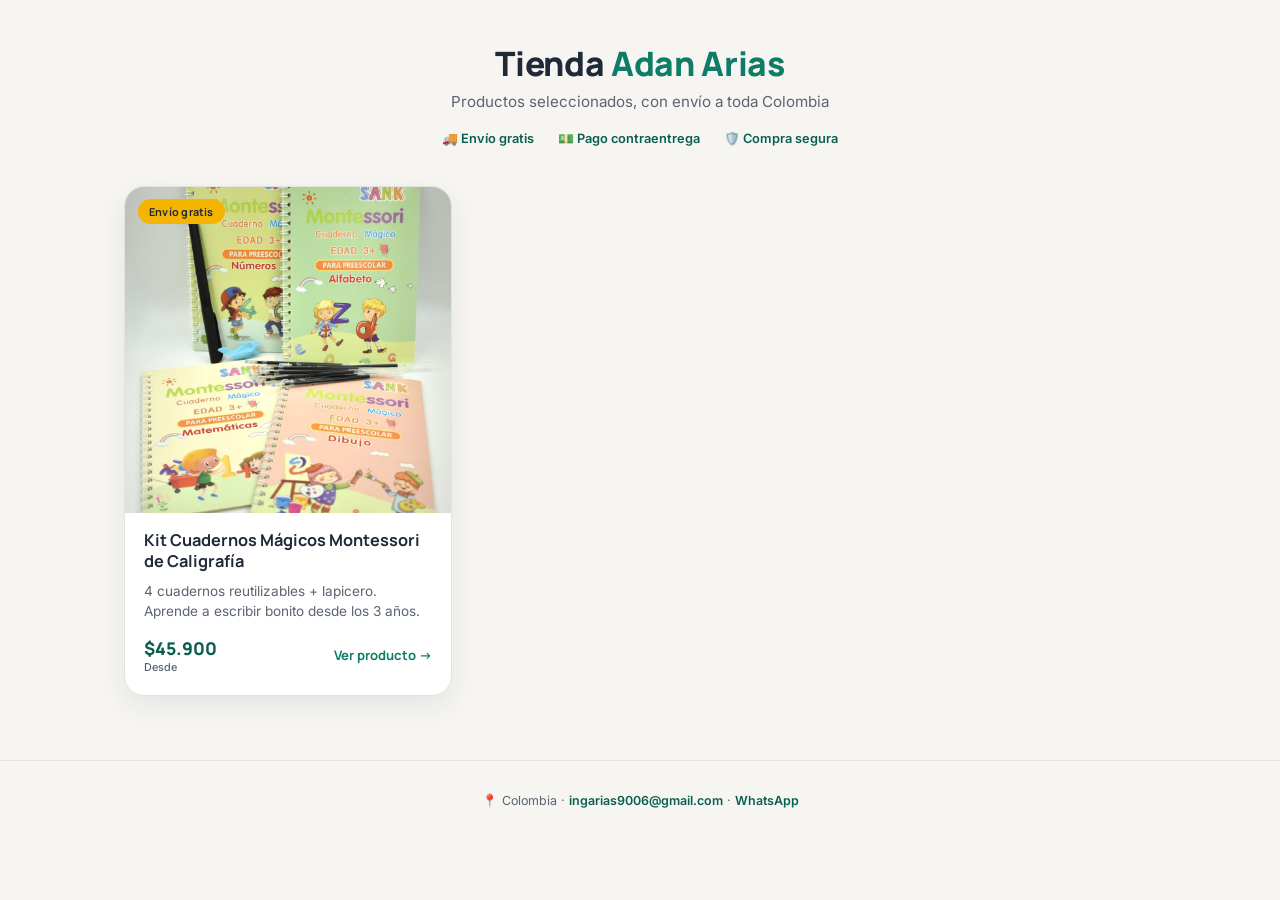
<file: index.html>
<!DOCTYPE html>
<html lang="es-CO">
<head>
<meta charset="UTF-8">
<meta name="viewport" content="width=device-width, initial-scale=1, viewport-fit=cover">
<title>Tienda Adan Arias | Catálogo</title>
<meta name="description" content="Catálogo de productos con envío a toda Colombia y pago contraentrega.">
<meta name="robots" content="index, follow">

<link rel="preconnect" href="https://fonts.googleapis.com">
<link rel="preconnect" href="https://fonts.gstatic.com" crossorigin>
<link href="https://fonts.googleapis.com/css2?family=Manrope:wght@500;700;800&family=Inter:wght@400;500;600&display=swap" rel="stylesheet">

<link rel="icon" href="data:image/svg+xml,<svg xmlns=%22http://www.w3.org/2000/svg%22 viewBox=%220 0 100 100%22><text y=%22.9em%22 font-size=%2290%22>🛍️</text></svg>">

<style>
  :root {
    /* Paleta propia de la TIENDA (catálogo) — distinta de la de cada producto */
    --bg: #f6f5f2;
    --bg-card: #ffffff;
    --ink: #1f2937;
    --ink-soft: #5b6472;
    --primary: #0e7c66;
    --primary-dark: #0b5f4f;
    --accent: #f5b400;
    --border: #e5e2da;
    --radius-lg: 20px;
    --radius-md: 12px;
    --shadow-soft: 0 10px 28px rgba(31, 41, 55, 0.08);
    --font-display: "Manrope", "Segoe UI", sans-serif;
    --font-body: "Inter", "Segoe UI", sans-serif;
    --max-width: 1080px;
  }

  * { box-sizing: border-box; }

  body {
    margin: 0;
    background: var(--bg);
    color: var(--ink);
    font-family: var(--font-body);
    -webkit-font-smoothing: antialiased;
  }

  header {
    padding: 2.5rem 1.5rem 1.5rem 1.5rem;
    text-align: center;
  }

  .brand {
    font-family: var(--font-display);
    font-weight: 800;
    font-size: clamp(1.6rem, 4vw, 2.1rem);
    color: var(--ink);
    letter-spacing: -0.01em;
    margin: 0 0 0.4rem 0;
  }

  .brand span {
    color: var(--primary);
  }

  .subtitle {
    color: var(--ink-soft);
    font-size: 0.95rem;
    margin: 0;
  }

  .trust-strip {
    display: flex;
    justify-content: center;
    gap: 1.5rem;
    flex-wrap: wrap;
    margin: 1.2rem 0 0 0;
    font-size: 0.8rem;
    font-weight: 600;
    color: var(--primary-dark);
  }

  main {
    max-width: var(--max-width);
    margin: 0 auto;
    padding: 1rem 1.5rem 4rem 1.5rem;
  }

  .grid {
    display: grid;
    grid-template-columns: repeat(auto-fill, minmax(260px, 1fr));
    gap: 1.5rem;
  }

  .card {
    background: var(--bg-card);
    border: 1px solid var(--border);
    border-radius: var(--radius-lg);
    overflow: hidden;
    box-shadow: var(--shadow-soft);
    display: flex;
    flex-direction: column;
    text-decoration: none;
    color: inherit;
    transition: transform 0.15s ease, box-shadow 0.15s ease;
  }

  .card:hover {
    transform: translateY(-3px);
    box-shadow: 0 16px 34px rgba(31, 41, 55, 0.12);
  }

  .card-img-box {
    position: relative;
    aspect-ratio: 1 / 1;
    background: var(--bg);
    overflow: hidden;
  }

  .card-img-box img {
    width: 100%;
    height: 100%;
    object-fit: cover;
  }

  .card-badge {
    position: absolute;
    top: 0.8rem;
    left: 0.8rem;
    background: var(--accent);
    color: var(--ink);
    font-family: var(--font-display);
    font-weight: 700;
    font-size: 0.68rem;
    padding: 0.3rem 0.7rem;
    border-radius: 30px;
    letter-spacing: 0.02em;
  }

  .card-body {
    padding: 1.1rem 1.2rem 1.3rem 1.2rem;
    display: flex;
    flex-direction: column;
    gap: 0.5rem;
    flex: 1;
  }

  .card-title {
    font-family: var(--font-display);
    font-weight: 700;
    font-size: 1.02rem;
    line-height: 1.3;
    margin: 0;
  }

  .card-desc {
    color: var(--ink-soft);
    font-size: 0.85rem;
    line-height: 1.5;
    margin: 0;
    flex: 1;
  }

  .card-footer {
    display: flex;
    align-items: center;
    justify-content: space-between;
    margin-top: 0.4rem;
  }

  .card-price {
    font-family: var(--font-display);
    font-weight: 800;
    font-size: 1.1rem;
    color: var(--primary-dark);
  }

  .card-price small {
    display: block;
    font-family: var(--font-body);
    font-weight: 500;
    font-size: 0.68rem;
    color: var(--ink-soft);
  }

  .card-cta {
    font-family: var(--font-display);
    font-weight: 700;
    font-size: 0.82rem;
    color: var(--primary);
    white-space: nowrap;
  }

  .card:hover .card-cta {
    color: var(--primary-dark);
  }

  .empty-state {
    text-align: center;
    color: var(--ink-soft);
    padding: 4rem 1rem;
  }

  footer {
    text-align: center;
    padding: 2rem 1.5rem;
    color: var(--ink-soft);
    font-size: 0.78rem;
    border-top: 1px solid var(--border);
  }

  footer a {
    color: var(--primary-dark);
    text-decoration: none;
    font-weight: 600;
  }
</style>
</head>
<body>

  <header>
    <p class="brand">Tienda <span>Adan Arias</span></p>
    <p class="subtitle">Productos seleccionados, con envío a toda Colombia</p>
    <div class="trust-strip">
      <span>🚚 Envío gratis</span>
      <span>💵 Pago contraentrega</span>
      <span>🛡️ Compra segura</span>
    </div>
  </header>

  <main>
    <div class="grid" id="grid-productos">
      <!-- Las tarjetas se generan solas desde productos-catalogo.json -->
    </div>
  </main>

  <footer>
    📍 Colombia · <a href="mailto:ingarias9006@gmail.com">ingarias9006@gmail.com</a> ·
    <a href="https://wa.me/573012251358" target="_blank" rel="noopener">WhatsApp</a>
  </footer>

  <script>
    const grid = document.getElementById('grid-productos');

    fetch('/productos-catalogo.json?v=' + Date.now())
      .then(r => r.json())
      .then(productos => {
        const visibles = (productos || []).filter(p => p.activo !== false);

        if (visibles.length === 0) {
          grid.innerHTML = '<div class="empty-state">Muy pronto vas a ver productos aquí.</div>';
          return;
        }

        grid.innerHTML = visibles.map(p => `
          <a class="card" href="${p.link}">
            <div class="card-img-box">
              ${p.badge ? `<span class="card-badge">${p.badge}</span>` : ''}
              <img src="${p.imagen}" alt="${p.nombre}" loading="lazy">
            </div>
            <div class="card-body">
              <h3 class="card-title">${p.nombre}</h3>
              <p class="card-desc">${p.descripcion}</p>
              <div class="card-footer">
                <span class="card-price">$${p.precioDesde.toLocaleString('es-CO')}<small>Desde</small></span>
                <span class="card-cta">Ver producto →</span>
              </div>
            </div>
          </a>
        `).join('');
      })
      .catch(() => {
        grid.innerHTML = '<div class="empty-state">No se pudo cargar el catálogo. Intenta recargar la página.</div>';
      });
  </script>

</body>
</html>
</file>
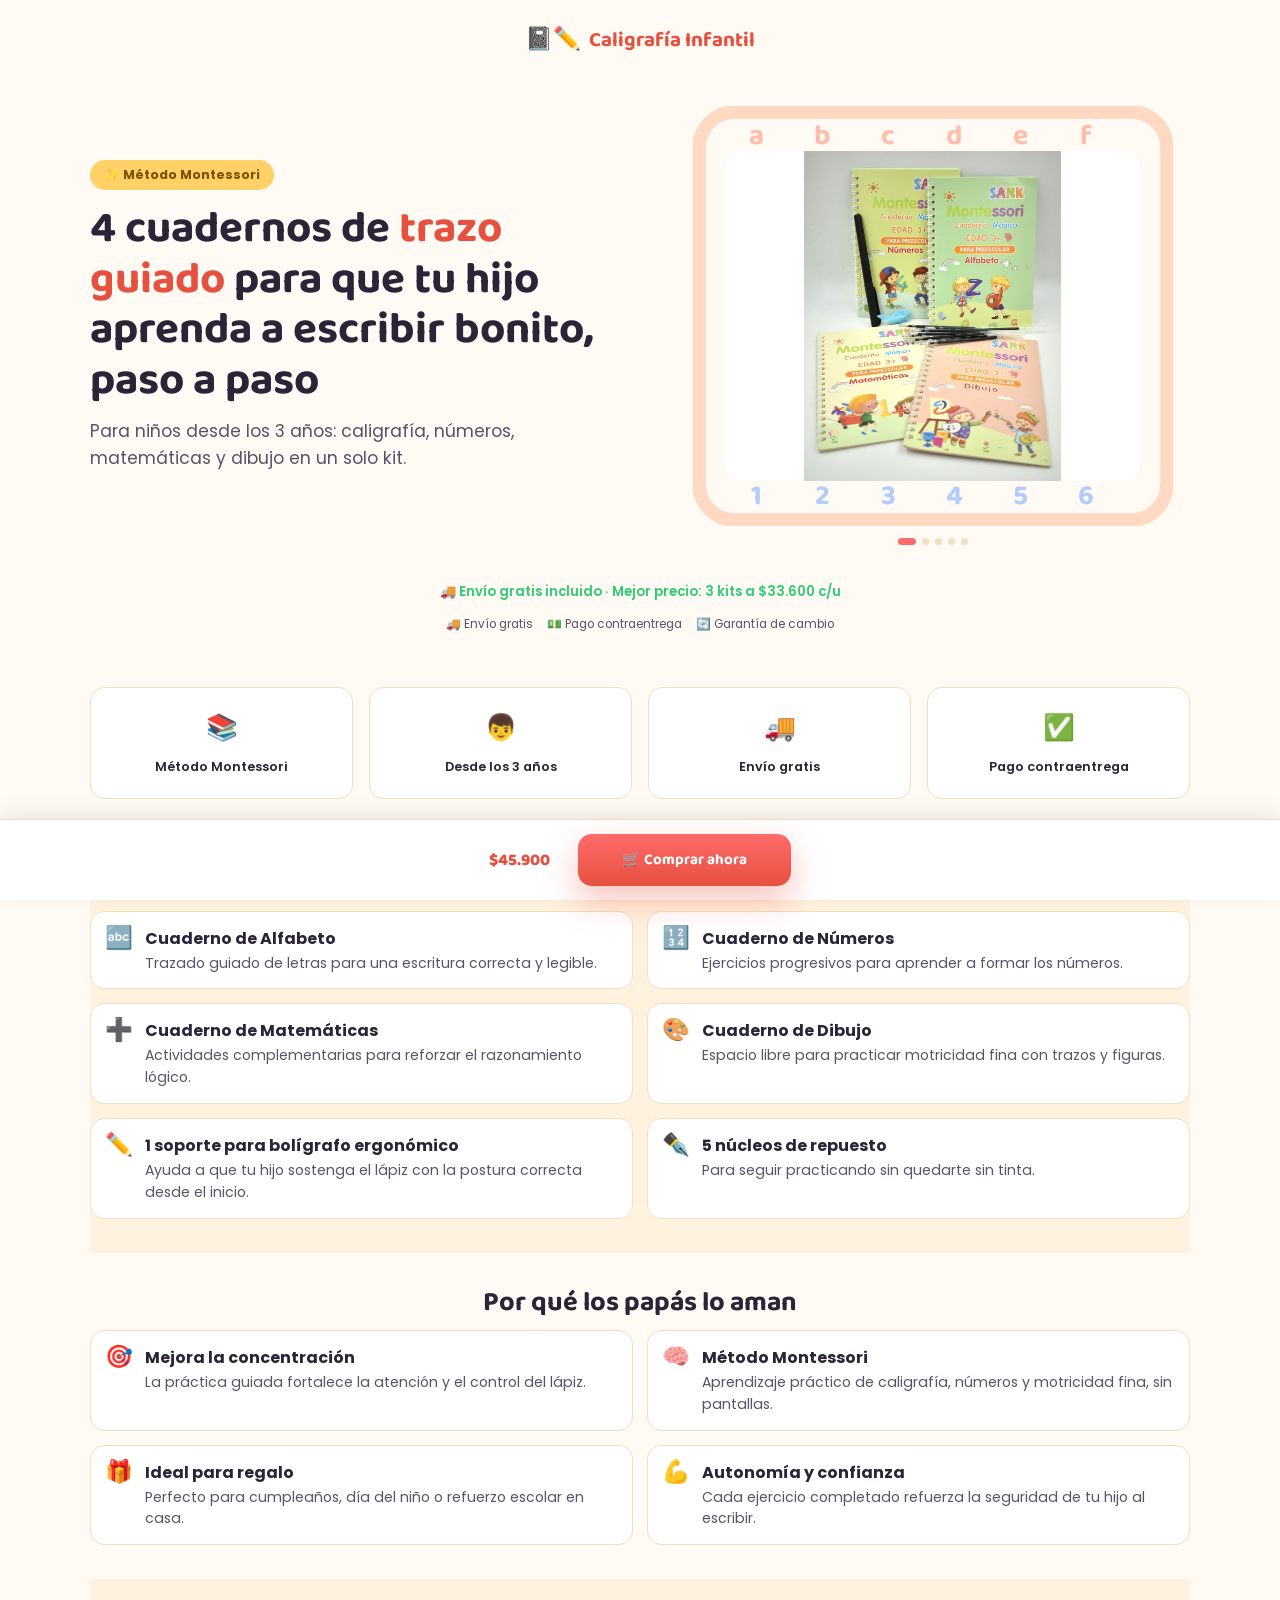
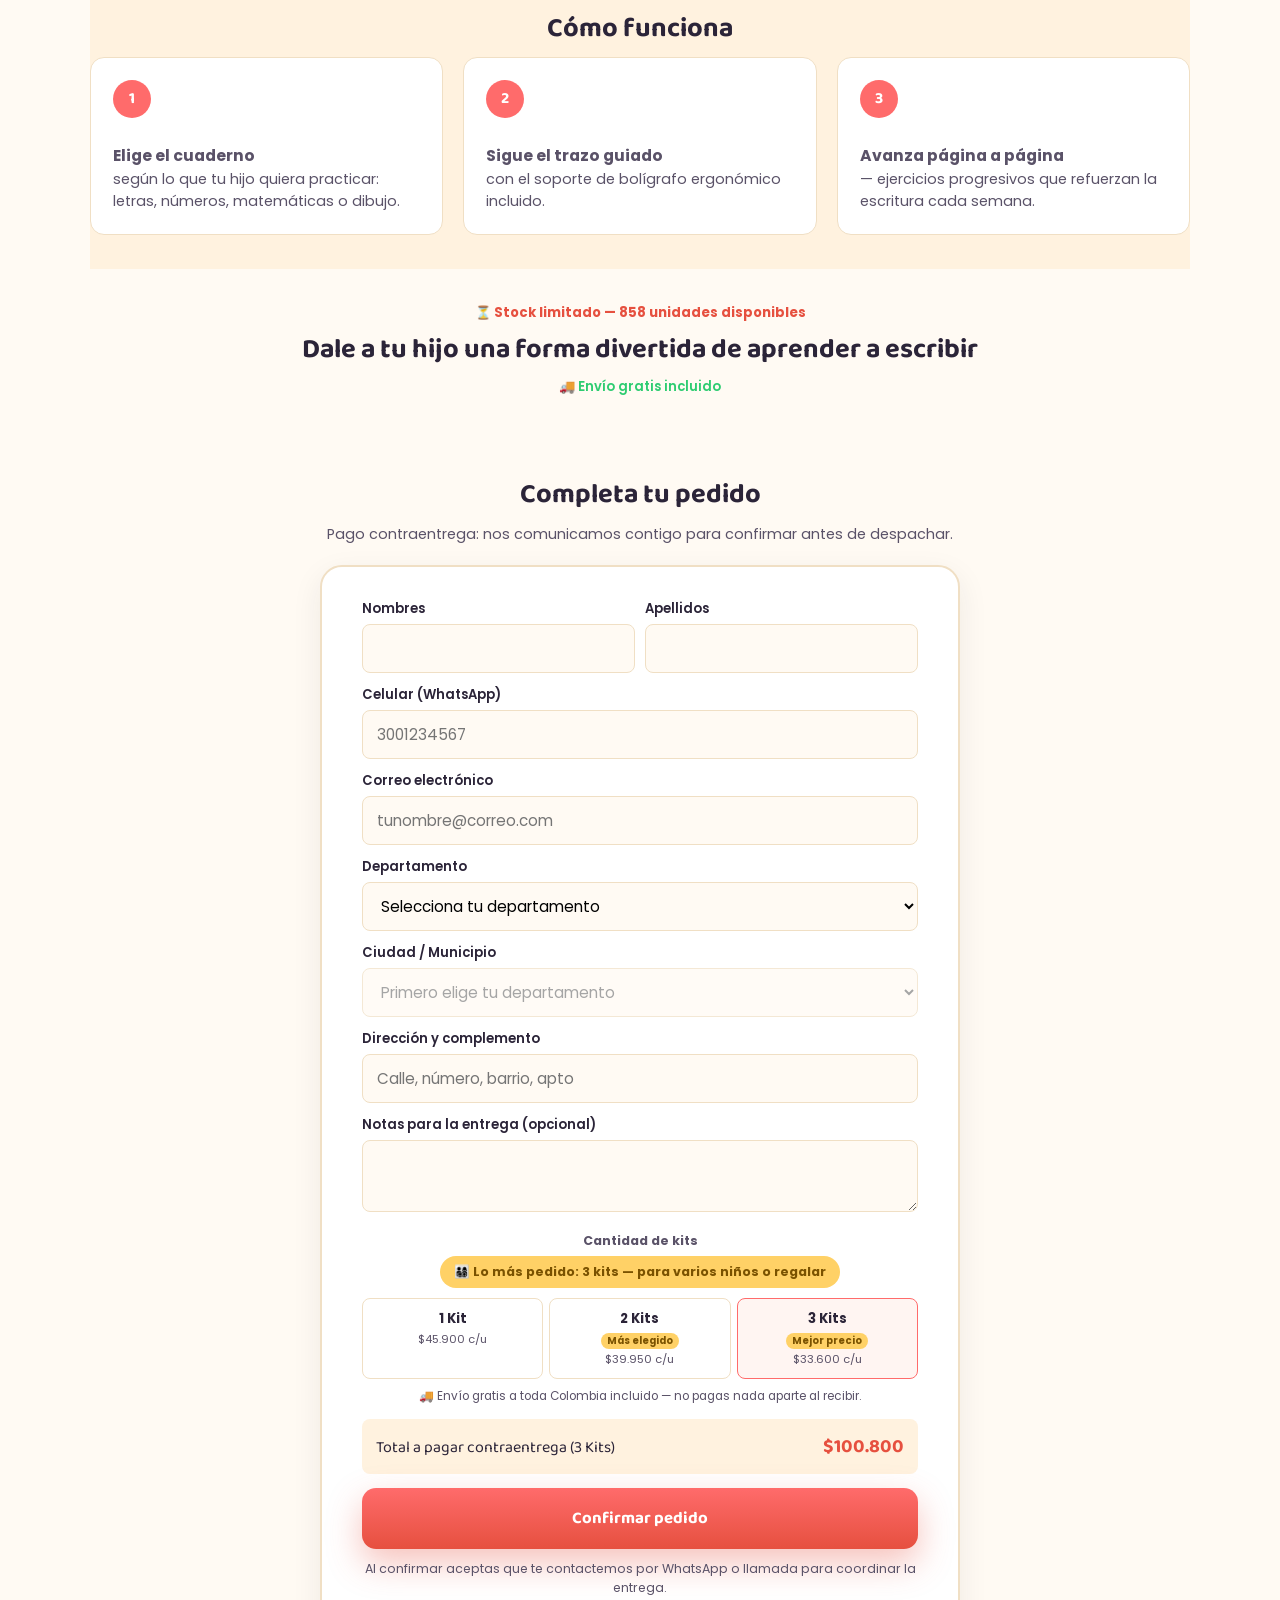
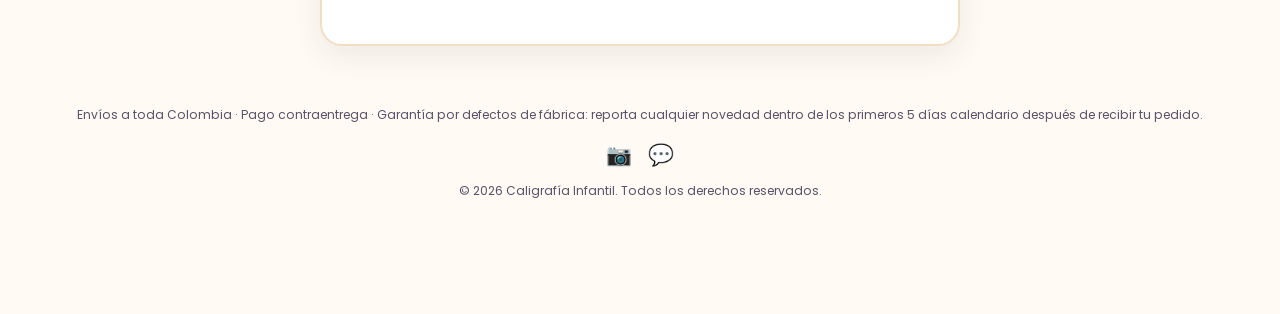
<file: caligrafia/index.html>
<!DOCTYPE html>
<html lang="es-CO">
<head>
<meta charset="UTF-8">
<meta name="viewport" content="width=device-width, initial-scale=1, viewport-fit=cover">
<title>Caligrafía Infantil | Kit Cuadernos Montessori de Caligrafía</title>
<meta name="description" content="Kit de 4 cuadernos Montessori para practicar caligrafía, números, matemáticas y dibujo con trazo guiado. Para niños desde los 3 años. Envío a toda Colombia, pago contraentrega.">
<meta name="robots" content="noindex, nofollow">
<!-- noindex: página de aterrizaje 100% para tráfico pago (Facebook/TikTok Ads), no buscamos posicionamiento orgánico -->

<!-- Open Graph para que el anuncio/preview se vea bien -->
<meta property="og:title" content="Caligrafía Infantil — Kit Cuadernos Montessori de Caligrafía">
<meta property="og:description" content="4 cuadernos de trazo guiado (alfabeto, números, matemáticas y dibujo) para que tu hijo aprenda a escribir bonito. Método Montessori, desde los 3 años.">
<meta property="og:type" content="website">

<!-- ============================================================
     META (FACEBOOK) PIXEL — ID: 1213023459560584 (pixel único para
     todo adanarias.com y sus subdominios: tienda, cursos, etc).
     Eventos que ya están conectados (ver assets/js/main.js):
       - PageView: automático al cargar la página
       - InitiateCheckout: cuando el usuario toca "Comprar ahora"
       - Lead: cuando confirma el pedido (pago contraentrega, el
         estándar para negocios COD — el "Purchase" real ocurriría
         al confirmar la entrega, eso no se mide desde el navegador)
     ============================================================ -->
<script>
  var FB_PIXEL_ID = "1213023459560584";
</script>
<script>
!function(f,b,e,v,n,t,s)
{if(f.fbq)return;n=f.fbq=function(){n.callMethod?
n.callMethod.apply(n,arguments):n.queue.push(arguments)};
if(!f._fbq)f._fbq=n;n.push=n;n.loaded=!0;n.version='2.0';
n.queue=[];t=b.createElement(e);t.async=!0;
t.src=v;s=b.getElementsByTagName(e)[0];
s.parentNode.insertBefore(t,s)}(window, document,'script',
'https://connect.facebook.net/en_US/fbevents.js');
if (FB_PIXEL_ID.indexOf('PENDIENTE') === -1) {
  fbq('init', FB_PIXEL_ID);
  fbq('track', 'PageView');
}
</script>
<noscript><img height="1" width="1" style="display:none"
  src="https://www.facebook.com/tr?id=1213023459560584&ev=PageView&noscript=1"
/></noscript>
<!-- Fin Meta Pixel -->

<link rel="preconnect" href="https://fonts.googleapis.com">
<link rel="preconnect" href="https://fonts.gstatic.com" crossorigin>
<link href="https://fonts.googleapis.com/css2?family=Baloo+2:wght@600;700;800&family=Poppins:wght@400;500;600;700&display=swap" rel="stylesheet">
<link rel="stylesheet" href="assets/css/styles.css">

<!-- PENDIENTE: favicon propio (16x16 / 32x32) -->
<link rel="icon" href="data:image/svg+xml,<svg xmlns=%22http://www.w3.org/2000/svg%22 viewBox=%220 0 100 100%22><text y=%22.9em%22 font-size=%2290%22>📓</text></svg>">
</head>
<body>

<div class="page">

<!-- ===== 1. HEADER MÍNIMO (sin menú, sin links de salida) ===== -->
<header class="site-header">
  <span class="logo"><span class="logo-emoji">📓✏️</span> Caligrafía Infantil</span>
</header>

<main>
  <div class="container">

    <!-- ===== 2. HERO ===== -->
    <section class="hero">
      <div class="hero-copy">
        <span class="hero-badge">✨ Método Montessori</span>
        <h1>4 cuadernos de <mark>trazo guiado</mark> para que tu hijo aprenda a escribir bonito, paso a paso</h1>
        <p class="hero-sub">Para niños desde los 3 años: caligrafía, números, matemáticas y dibujo en un solo kit.</p>
      </div>

      <!-- Carrusel de fotos/video del producto, enmarcado con letras de trazo
           guiado en el borde (mismo motivo del cuaderno).
           Slide 1 = video (todavía pendiente, ver más abajo); al agregar el
           archivo real, se reproduce solo y al terminar pasa a las fotos.
           Slides 2-5 = fotos reales del producto. Las flechas solo aparecen
           al pasar el mouse por encima (o con foco de teclado); en celular
           se usa el swipe. -->
      <div class="media-frame">
        <svg class="media-frame-deco" viewBox="0 0 320 280" aria-hidden="true">
          <rect x="4" y="4" width="312" height="272" rx="24" fill="none" stroke="#ffd9c2" stroke-width="9"/>
          <g font-family="'Baloo 2', sans-serif" font-size="19" font-weight="700" fill="#ff9d84" fill-opacity="0.65" text-anchor="middle">
            <text x="42" y="25">a</text><text x="86" y="25">b</text><text x="130" y="25">c</text><text x="174" y="25">d</text><text x="218" y="25">e</text><text x="262" y="25">f</text>
          </g>
          <g font-family="'Baloo 2', sans-serif" font-size="19" font-weight="700" fill="#8ab6ff" fill-opacity="0.65" text-anchor="middle">
            <text x="42" y="265">1</text><text x="86" y="265">2</text><text x="130" y="265">3</text><text x="174" y="265">4</text><text x="218" y="265">5</text><text x="262" y="265">6</text>
          </g>
        </svg>

        <div class="media-viewport" id="media-viewport">
          <div class="media-track" id="media-track">

            <div class="media-slide">
              <img src="assets/img/foto-1-kit-completo.jpg" alt="Kit completo: los 4 cuadernos Montessori (Alfabeto, Números, Matemáticas y Dibujo) con el lapicero y los núcleos de repuesto">
            </div>

            <div class="media-slide">
              <img src="assets/img/foto-2-nino-trazando.jpg" alt="Niño practicando trazos guiados con el cuaderno de Dibujo" loading="lazy">
            </div>

            <div class="media-slide">
              <img src="assets/img/foto-3-trazo-guiado.jpg" alt="Close-up de las páginas de trazo guiado: letras, números y matemáticas" loading="lazy">
            </div>

            <div class="media-slide">
              <img src="assets/img/foto-4-cuadernos-lapicero.jpg" alt="Los 4 cuadernos Montessori con el lapicero y los núcleos de repuesto" loading="lazy">
            </div>

            <div class="media-slide">
              <img src="assets/img/foto-5-unboxing.jpg" alt="Abriendo la caja: los 4 cuadernos Montessori y el lapicero con los núcleos de repuesto tal como llegan a tu casa" loading="lazy">
            </div>

          </div>

          <button type="button" class="media-nav media-nav--prev" aria-label="Foto anterior">‹</button>
          <button type="button" class="media-nav media-nav--next" aria-label="Foto siguiente">›</button>
        </div>

        <div class="media-dots" id="media-dots" role="tablist" aria-label="Seleccionar foto"></div>
      </div>
    </section>

    <!-- ===== 3. PRECIO + CTA (above the fold) ===== -->
    <section class="price-block" id="oferta">
      <p class="price-save">🚚 Envío gratis incluido · Mejor precio: 3 kits a $33.600 c/u</p>
      <div class="trust-row">
        <span>🚚 Envío gratis</span>
        <span>💵 Pago contraentrega</span>
        <span>🔄 Garantía de cambio</span>
      </div>
    </section>

    <!-- ===== 4. PRUEBA SOCIAL TEMPRANA =====
         No se publican reseñas inventadas: usar testimonios falsos con nombre/foto
         viola políticas de Meta/TikTok Ads y normas de publicidad engañosa.
         Se muestran badges de confianza genéricos. Reemplaza este bloque cuando
         tengas reseñas reales de clientes (captura de chat, foto, calificación). -->
    <section class="section" aria-label="Confianza">
      <div class="badges-grid">
        <div class="badge-card"><span class="emoji">📚</span><span class="label">Método Montessori</span></div>
        <div class="badge-card"><span class="emoji">👦</span><span class="label">Desde los 3 años</span></div>
        <div class="badge-card"><span class="emoji">🚚</span><span class="label">Envío gratis</span></div>
        <div class="badge-card"><span class="emoji">✅</span><span class="label">Pago contraentrega</span></div>
      </div>
      <!--
      <div class="reviews-grid">
        PENDIENTE: activar con reseñas reales de clientes (texto + calificación).
      </div>
      -->
    </section>

    <!-- ===== 6. DESCRIPCIÓN DEL PRODUCTO ===== -->
    <section class="section section-alt" id="descripcion">
      <h2 class="section-title">¿Qué incluye el kit?</h2>
      <ul class="feature-list">
        <li>
          <span class="emoji">🔤</span>
          <div><strong>Cuaderno de Alfabeto</strong><p>Trazado guiado de letras para una escritura correcta y legible.</p></div>
        </li>
        <li>
          <span class="emoji">🔢</span>
          <div><strong>Cuaderno de Números</strong><p>Ejercicios progresivos para aprender a formar los números.</p></div>
        </li>
        <li>
          <span class="emoji">➕</span>
          <div><strong>Cuaderno de Matemáticas</strong><p>Actividades complementarias para reforzar el razonamiento lógico.</p></div>
        </li>
        <li>
          <span class="emoji">🎨</span>
          <div><strong>Cuaderno de Dibujo</strong><p>Espacio libre para practicar motricidad fina con trazos y figuras.</p></div>
        </li>
        <li>
          <span class="emoji">✏️</span>
          <div><strong>1 soporte para bolígrafo ergonómico</strong><p>Ayuda a que tu hijo sostenga el lápiz con la postura correcta desde el inicio.</p></div>
        </li>
        <li>
          <span class="emoji">✒️</span>
          <div><strong>5 núcleos de repuesto</strong><p>Para seguir practicando sin quedarte sin tinta.</p></div>
        </li>
      </ul>
    </section>

    <!-- ===== 7. POR QUÉ LOS PAPÁS LO AMAN ===== -->
    <section class="section" id="beneficios">
      <h2 class="section-title">Por qué los papás lo aman</h2>
      <ul class="feature-list">
        <li><span class="emoji">🎯</span><div><strong>Mejora la concentración</strong><p>La práctica guiada fortalece la atención y el control del lápiz.</p></div></li>
        <li><span class="emoji">🧠</span><div><strong>Método Montessori</strong><p>Aprendizaje práctico de caligrafía, números y motricidad fina, sin pantallas.</p></div></li>
        <li><span class="emoji">🎁</span><div><strong>Ideal para regalo</strong><p>Perfecto para cumpleaños, día del niño o refuerzo escolar en casa.</p></div></li>
        <li><span class="emoji">💪</span><div><strong>Autonomía y confianza</strong><p>Cada ejercicio completado refuerza la seguridad de tu hijo al escribir.</p></div></li>
      </ul>
    </section>

    <!-- ===== 8. CÓMO FUNCIONA ===== -->
    <section class="section section-alt" id="como-funciona">
      <h2 class="section-title">Cómo funciona</h2>
      <div class="steps">
        <div class="step"><span class="step-num">1</span><p><strong>Elige el cuaderno</strong> según lo que tu hijo quiera practicar: letras, números, matemáticas o dibujo.</p></div>
        <div class="step"><span class="step-num">2</span><p><strong>Sigue el trazo guiado</strong> con el soporte de bolígrafo ergonómico incluido.</p></div>
        <div class="step"><span class="step-num">3</span><p><strong>Avanza página a página</strong> — ejercicios progresivos que refuerzan la escritura cada semana.</p></div>
      </div>
    </section>

    <!-- ===== 9. VIDEO / DEMO =====
         PENDIENTE: insertar video demo (UGC) del producto en uso. -->
    <!--
    <section class="section" id="video">
      <h2 class="section-title">Míralo en acción</h2>
      <video controls poster="assets/img/video-poster.jpg" style="width:100%;border-radius:16px;">
        <source src="PENDIENTE.mp4" type="video/mp4">
      </video>
    </section>
    -->

    <!-- ===== 10. RESEÑAS CON FOTO (grid final) =====
         PENDIENTE: activar con fotos/reseñas reales de clientes. -->

    <!-- ===== 11. CTA FINAL ===== -->
    <section class="section" id="cta-final">
      <div class="cta-final">
        <p class="urgency">⏳ Stock limitado — 858 unidades disponibles</p>
        <h2 class="section-title">Dale a tu hijo una forma divertida de aprender a escribir</h2>
        <p class="price-save">🚚 Envío gratis incluido</p>
      </div>
    </section>

    <!-- ===== FORMULARIO DE PEDIDO ===== -->
    <section class="section" id="pedido">
      <h2 class="section-title">Completa tu pedido</h2>
      <p class="section-sub">Pago contraentrega: nos comunicamos contigo para confirmar antes de despachar.</p>

      <div class="order-card">
        <ul class="form-errores" id="form-errores" hidden></ul>

        <form id="form-pedido" novalidate>
          <!-- Campo trampa anti-spam: invisible para personas, pero los bots que
               rellenan formularios automáticamente sí lo completan. Si llega
               lleno, el pedido se descarta silenciosamente (ver main.js y
               apps-script/Code.gs). No quitar ni renombrar. -->
          <div class="campo-trampa" aria-hidden="true">
            <label for="sitio_web">No completar este campo</label>
            <input type="text" id="sitio_web" name="sitio_web" tabindex="-1" autocomplete="off">
          </div>

          <div class="field-row">
            <div class="field">
              <label for="nombres">Nombres</label>
              <input type="text" id="nombres" name="nombres" autocomplete="given-name" required>
            </div>
            <div class="field">
              <label for="apellidos">Apellidos</label>
              <input type="text" id="apellidos" name="apellidos" autocomplete="family-name" required>
            </div>
          </div>

          <div class="field">
            <label for="telefono">Celular (WhatsApp)</label>
            <input type="tel" id="telefono" name="telefono" placeholder="3001234567" autocomplete="tel" required>
          </div>

          <div class="field">
            <label for="correo">Correo electrónico</label>
            <input type="email" id="correo" name="correo" placeholder="tunombre@correo.com" autocomplete="email" required>
          </div>

          <div class="field">
            <label for="departamento">Departamento</label>
            <select id="departamento" name="departamento" required></select>
          </div>
          <p class="cobertura-aviso" id="cobertura-aviso" hidden>Por ahora no realizamos envíos a esta zona. Escríbenos por WhatsApp y te avisamos apenas esté disponible.</p>

          <div class="field">
            <label for="ciudad">Ciudad / Municipio</label>
            <select id="ciudad" name="ciudad" required disabled>
              <option value="" selected>Primero elige tu departamento</option>
            </select>
          </div>

          <div class="field">
            <label for="direccion">Dirección y complemento</label>
            <input type="text" id="direccion" name="direccion" placeholder="Calle, número, barrio, apto" autocomplete="street-address" required>
          </div>

          <div class="field">
            <label for="notas">Notas para la entrega (opcional)</label>
            <textarea id="notas" name="notas" rows="2"></textarea>
          </div>

          <div class="bundle-compact">
            <p class="bundle-compact-label">Cantidad de kits</p>
            <p class="bundle-compact-badge"><span class="hero-badge">👨‍👩‍👧‍👦 Lo más pedido: 3 kits — para varios niños o regalar</span></p>
            <div class="bundle-chips" role="radiogroup" aria-label="Selecciona tu kit">
              <label class="bundle-chip">
                <input type="radio" name="bundle" value="1">
                <span class="bundle-chip-title">1 Kit</span>
                <span class="bundle-chip-price">$45.900 c/u</span>
              </label>

              <label class="bundle-chip">
                <input type="radio" name="bundle" value="2">
                <span class="bundle-chip-title">2 Kits</span>
                <em class="bundle-chip-tag">Más elegido</em>
                <span class="bundle-chip-price">$39.950 c/u</span>
              </label>

              <label class="bundle-chip">
                <input type="radio" name="bundle" value="3" checked>
                <span class="bundle-chip-title">3 Kits</span>
                <em class="bundle-chip-tag">Mejor precio</em>
                <span class="bundle-chip-price">$33.600 c/u</span>
              </label>
            </div>
            <p class="bundle-compact-note">🚚 Envío gratis a toda Colombia incluido — no pagas nada aparte al recibir.</p>
          </div>

          <div class="order-summary">
            <span>Total a pagar contraentrega (<span data-resumen-etiqueta>3 Kits</span>)</span>
            <strong data-resumen-total>$100.800</strong>
          </div>

          <button type="submit" class="btn btn-primary">Confirmar pedido</button>
          <p class="recaudo-note">Al confirmar aceptas que te contactemos por WhatsApp o llamada para coordinar la entrega.</p>
        </form>

        <div class="confirmacion" id="pedido-confirmado" hidden>
          <span class="emoji">🎉</span>
          <h3>¡Pedido recibido!</h3>
          <p data-confirmado-resumen></p>
          <a href="#" class="btn btn-whatsapp" data-whatsapp>💬 Escríbenos por WhatsApp</a>
        </div>
      </div>
    </section>

  </div>
</main>

<!-- ===== 12. FOOTER SIMPLE (sin menú de navegación) ===== -->
<footer class="site-footer">
  <p>Envíos a toda Colombia · Pago contraentrega · Garantía por defectos de fábrica: reporta cualquier novedad dentro de los primeros 5 días calendario después de recibir tu pedido.</p>
  <div class="footer-social">
    <!-- PENDIENTE: enlaces reales a redes sociales -->
    <a href="#" aria-label="Instagram">📷</a>
    <a href="#" data-whatsapp aria-label="WhatsApp">💬</a>
  </div>
  <p>© 2026 Caligrafía Infantil. Todos los derechos reservados.</p>
</footer>

</div><!-- /.page -->

<!-- ===== Barra CTA fija (mobile) ===== -->
<div class="sticky-cta">
  <span class="sticky-price">$45.900</span>
  <a href="#pedido" class="btn btn-primary" data-cta="comprar">🛒 Comprar ahora</a>
</div>

<!-- Compartidos entre todas las landings de productos (../shared/, fuera de
     esta carpeta): departamentos/municipios válidos y el carrusel de fotos.
     Un solo cambio aquí afecta a todos los productos a la vez. -->
<script src="../shared/js/cobertura.js"></script>
<script src="../shared/js/municipios.js"></script>
<script src="../shared/js/carrusel.js"></script>
<script src="assets/js/main.js"></script>
</body>
</html>
</file>
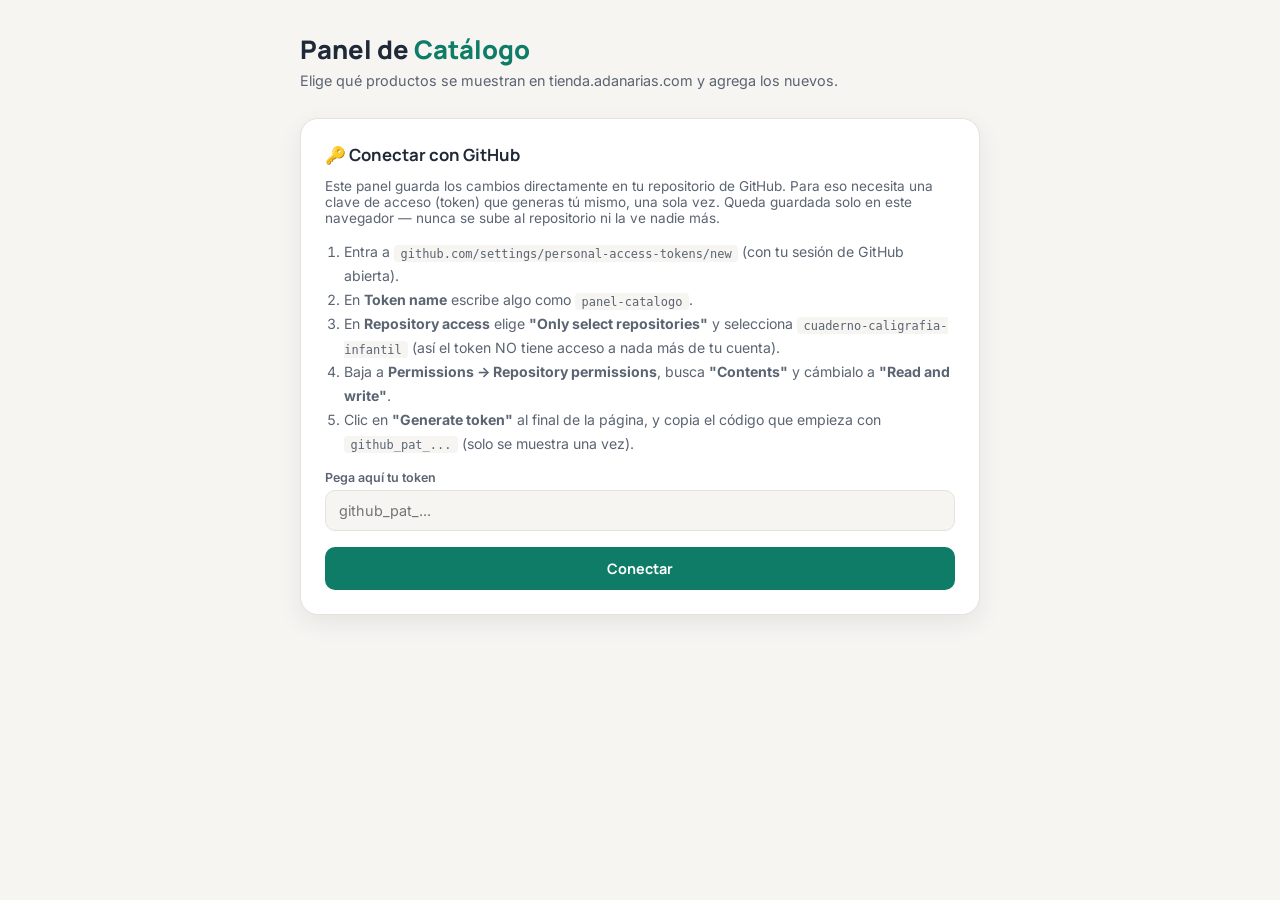
<file: panel/index.html>
<!DOCTYPE html>
<html lang="es-CO">
<head>
<meta charset="UTF-8">
<meta name="viewport" content="width=device-width, initial-scale=1">
<title>Panel de Catálogo | Tienda Adan Arias</title>
<meta name="robots" content="noindex, nofollow">

<link rel="preconnect" href="https://fonts.googleapis.com">
<link rel="preconnect" href="https://fonts.gstatic.com" crossorigin>
<link href="https://fonts.googleapis.com/css2?family=Manrope:wght@500;700;800&family=Inter:wght@400;500;600&display=swap" rel="stylesheet">
<link rel="icon" href="data:image/svg+xml,<svg xmlns=%22http://www.w3.org/2000/svg%22 viewBox=%220 0 100 100%22><text y=%22.9em%22 font-size=%2290%22>🛍️</text></svg>">

<style>
  :root {
    --bg: #f6f5f2;
    --bg-card: #ffffff;
    --ink: #1f2937;
    --ink-soft: #5b6472;
    --primary: #0e7c66;
    --primary-dark: #0b5f4f;
    --accent: #f5b400;
    --danger: #d64545;
    --border: #e5e2da;
    --radius-lg: 18px;
    --radius-md: 10px;
    --shadow-soft: 0 8px 24px rgba(31, 41, 55, 0.08);
    --font-display: "Manrope", "Segoe UI", sans-serif;
    --font-body: "Inter", "Segoe UI", sans-serif;
  }

  * { box-sizing: border-box; }

  body {
    margin: 0;
    background: var(--bg);
    color: var(--ink);
    font-family: var(--font-body);
    -webkit-font-smoothing: antialiased;
  }

  .wrap {
    max-width: 720px;
    margin: 0 auto;
    padding: 2rem 1.25rem 5rem 1.25rem;
  }

  h1 {
    font-family: var(--font-display);
    font-weight: 800;
    font-size: 1.6rem;
    margin: 0 0 0.3rem 0;
  }

  h1 span { color: var(--primary); }

  .subtitle {
    color: var(--ink-soft);
    font-size: 0.9rem;
    margin: 0 0 1.8rem 0;
  }

  .panel-box {
    background: var(--bg-card);
    border: 1px solid var(--border);
    border-radius: var(--radius-lg);
    box-shadow: var(--shadow-soft);
    padding: 1.5rem;
    margin-bottom: 1.5rem;
  }

  .panel-box h2 {
    font-family: var(--font-display);
    font-size: 1.05rem;
    margin: 0 0 0.8rem 0;
  }

  .panel-box ol {
    padding-left: 1.2rem;
    font-size: 0.88rem;
    line-height: 1.7;
    color: var(--ink-soft);
  }

  .panel-box code {
    background: var(--bg);
    padding: 0.1rem 0.4rem;
    border-radius: 4px;
    font-size: 0.85em;
  }

  input[type="text"], input[type="password"], input[type="number"], input[type="url"], textarea {
    width: 100%;
    padding: 0.7rem 0.8rem;
    border: 1.5px solid var(--border);
    border-radius: var(--radius-md);
    font-family: var(--font-body);
    font-size: 0.9rem;
    background: var(--bg);
    color: var(--ink);
  }

  label {
    display: block;
    font-size: 0.78rem;
    font-weight: 600;
    color: var(--ink-soft);
    margin: 0.7rem 0 0.3rem 0;
  }

  label:first-of-type { margin-top: 0; }

  button {
    font-family: var(--font-display);
    font-weight: 700;
    font-size: 0.9rem;
    border: none;
    border-radius: var(--radius-md);
    padding: 0.75rem 1.2rem;
    cursor: pointer;
  }

  .btn-primary {
    background: var(--primary);
    color: white;
    width: 100%;
    margin-top: 1rem;
  }

  .btn-primary:hover { background: var(--primary-dark); }

  .btn-secondary {
    background: var(--bg);
    color: var(--ink);
    border: 1.5px solid var(--border);
  }

  .btn-text {
    background: none;
    color: var(--ink-soft);
    font-size: 0.78rem;
    text-decoration: underline;
    padding: 0.3rem;
  }

  #vista-token { display: none; }
  #vista-panel { display: none; }

  .lista-productos {
    display: flex;
    flex-direction: column;
    gap: 0.8rem;
    margin-bottom: 1.2rem;
  }

  .fila-producto {
    display: flex;
    align-items: center;
    gap: 0.9rem;
    background: var(--bg-card);
    border: 1.5px solid var(--border);
    border-radius: var(--radius-md);
    padding: 0.7rem 0.9rem;
  }

  .fila-producto.inactivo {
    opacity: 0.5;
  }

  .fila-producto input[type="checkbox"] {
    width: 20px;
    height: 20px;
    accent-color: var(--primary);
    flex-shrink: 0;
  }

  .fila-producto img {
    width: 52px;
    height: 52px;
    object-fit: cover;
    border-radius: 8px;
    background: var(--bg);
    flex-shrink: 0;
  }

  .fila-producto .info {
    flex: 1;
    min-width: 0;
  }

  .fila-producto .info .nombre {
    font-family: var(--font-display);
    font-weight: 700;
    font-size: 0.92rem;
    white-space: nowrap;
    overflow: hidden;
    text-overflow: ellipsis;
  }

  .fila-producto .info .precio {
    font-size: 0.8rem;
    color: var(--ink-soft);
  }

  .fila-producto .btn-eliminar {
    background: none;
    color: var(--danger);
    font-size: 1.1rem;
    padding: 0.3rem 0.5rem;
    flex-shrink: 0;
  }

  #form-agregar {
    display: none;
    margin-top: 1rem;
    border-top: 1px dashed var(--border);
    padding-top: 1rem;
  }

  .estado {
    font-size: 0.85rem;
    padding: 0.7rem 0.9rem;
    border-radius: var(--radius-md);
    margin-top: 1rem;
    display: none;
  }

  .estado.ok { background: rgba(14,124,102,0.1); color: var(--primary-dark); display: block; }
  .estado.error { background: rgba(214,69,69,0.1); color: var(--danger); display: block; }
  .estado.cargando { background: var(--bg); color: var(--ink-soft); display: block; }

  .top-actions {
    display: flex;
    justify-content: space-between;
    align-items: center;
    margin-bottom: 1rem;
  }
</style>
</head>
<body>

<div class="wrap">
  <h1>Panel de <span>Catálogo</span></h1>
  <p class="subtitle">Elige qué productos se muestran en tienda.adanarias.com y agrega los nuevos.</p>

  <!-- VISTA 1: configurar token (primera vez o si se borró) -->
  <div class="panel-box" id="vista-token">
    <h2>🔑 Conectar con GitHub</h2>
    <p style="font-size:0.85rem; color:var(--ink-soft); margin-top:0;">
      Este panel guarda los cambios directamente en tu repositorio de GitHub. Para eso necesita
      una clave de acceso (token) que generas tú mismo, una sola vez. Queda guardada solo en
      este navegador — nunca se sube al repositorio ni la ve nadie más.
    </p>
    <ol>
      <li>Entra a <code>github.com/settings/personal-access-tokens/new</code> (con tu sesión de GitHub abierta).</li>
      <li>En <strong>Token name</strong> escribe algo como <code>panel-catalogo</code>.</li>
      <li>En <strong>Repository access</strong> elige <strong>"Only select repositories"</strong> y selecciona
        <code>cuaderno-caligrafia-infantil</code> (así el token NO tiene acceso a nada más de tu cuenta).</li>
      <li>Baja a <strong>Permissions → Repository permissions</strong>, busca <strong>"Contents"</strong> y cámbialo a
        <strong>"Read and write"</strong>.</li>
      <li>Clic en <strong>"Generate token"</strong> al final de la página, y copia el código que empieza con
        <code>github_pat_...</code> (solo se muestra una vez).</li>
    </ol>
    <label for="input-token">Pega aquí tu token</label>
    <input type="password" id="input-token" placeholder="github_pat_...">
    <button class="btn-primary" id="btn-conectar" onclick="guardarToken()">Conectar</button>
  </div>

  <!-- VISTA 2: panel real -->
  <div id="vista-panel">
    <div class="top-actions">
      <span style="font-size:0.8rem; color:var(--ink-soft);">Conectado a GitHub</span>
      <button class="btn-text" onclick="cerrarSesion()">Cambiar token</button>
    </div>

    <div class="panel-box">
      <h2>Tus productos</h2>
      <div class="lista-productos" id="lista-productos">
        <p style="color:var(--ink-soft); font-size:0.85rem;">Cargando...</p>
      </div>

      <button class="btn-secondary" id="btn-mostrar-agregar" onclick="mostrarFormAgregar()" style="width:100%;">+ Agregar producto</button>

      <div id="form-agregar">
        <label>Nombre del producto</label>
        <input type="text" id="nuevo-nombre" placeholder="Ej. Kit de Rompecabezas Educativo">
        <label>Descripción corta</label>
        <input type="text" id="nuevo-descripcion" placeholder="Una línea que resuma el producto">
        <label>Precio desde (COP, solo números)</label>
        <input type="number" id="nuevo-precio" placeholder="Ej. 39900">
        <label>URL de la imagen (ruta dentro del repo, ej. /otro-producto/assets/img/foto.jpg)</label>
        <input type="text" id="nuevo-imagen" placeholder="/carpeta-producto/assets/img/foto.jpg">
        <label>Carpeta de su landing (ej. /otro-producto/)</label>
        <input type="text" id="nuevo-link" placeholder="/otro-producto/">
        <label>Texto de la insignia (opcional, ej. "Envío gratis")</label>
        <input type="text" id="nuevo-badge" placeholder="Envío gratis">
        <button class="btn-primary" id="btn-agregar" onclick="agregarProducto()">Agregar a la lista</button>
      </div>

      <button class="btn-primary" id="btn-guardar" onclick="guardarCambios()" style="background:var(--accent); color:var(--ink); margin-top:1.5rem;">💾 Guardar cambios en la tienda</button>
      <div class="estado" id="estado"></div>
    </div>
  </div>
</div>

<script>
  const REPO = 'gaminuma06/cuaderno-caligrafia-infantil';
  const ARCHIVO = 'productos-catalogo.json';
  const API_BASE = `https://api.github.com/repos/${REPO}/contents/${ARCHIVO}`;

  let productos = [];
  let shaActual = null;

  function utf8ToBase64(str) {
    return btoa(unescape(encodeURIComponent(str)));
  }

  function base64ToUtf8(b64) {
    return decodeURIComponent(escape(atob(b64)));
  }

  function getToken() {
    return localStorage.getItem('panel_gh_token');
  }

  function guardarToken() {
    const valor = document.getElementById('input-token').value.trim();
    if (!valor) { alert('Pega tu token antes de continuar.'); return; }
    localStorage.setItem('panel_gh_token', valor);
    iniciar();
  }

  window.cerrarSesion = function () {
    if (!confirm('¿Quitar el token guardado en este navegador? Vas a necesitar pegarlo de nuevo la próxima vez.')) return;
    localStorage.removeItem('panel_gh_token');
    iniciar();
  };

  function mostrarEstado(mensaje, tipo) {
    const el = document.getElementById('estado');
    el.textContent = mensaje;
    el.className = 'estado ' + tipo;
  }

  async function cargarProductos() {
    mostrarEstado('Cargando catálogo desde GitHub...', 'cargando');
    const resp = await fetch(API_BASE, {
      headers: { 'Authorization': 'token ' + getToken(), 'Accept': 'application/vnd.github+json' }
    });

    if (resp.status === 401 || resp.status === 403) {
      throw new Error('El token no es válido o no tiene permiso sobre este repositorio. Revisa que hayas dado permiso "Contents: Read and write".');
    }
    if (!resp.ok) {
      throw new Error('No se pudo leer el catálogo (código ' + resp.status + ').');
    }

    const data = await resp.json();
    shaActual = data.sha;
    productos = JSON.parse(base64ToUtf8(data.content));
    document.getElementById('estado').className = 'estado';
    renderLista();
  }

  function renderLista() {
    const cont = document.getElementById('lista-productos');
    if (productos.length === 0) {
      cont.innerHTML = '<p style="color:var(--ink-soft); font-size:0.85rem;">Todavía no hay productos. Agrega el primero abajo.</p>';
      return;
    }
    cont.innerHTML = productos.map((p, idx) => `
      <div class="fila-producto ${p.activo === false ? 'inactivo' : ''}">
        <input type="checkbox" ${p.activo !== false ? 'checked' : ''} onchange="toggleActivo(${idx}, this.checked)">
        <img src="${p.imagen}" alt="">
        <div class="info">
          <div class="nombre">${p.nombre}</div>
          <div class="precio">Desde $${Number(p.precioDesde || 0).toLocaleString('es-CO')}</div>
        </div>
        <button class="btn-eliminar" onclick="eliminarProducto(${idx})" title="Eliminar de la lista">🗑</button>
      </div>
    `).join('');
  }

  window.toggleActivo = function (idx, marcado) {
    productos[idx].activo = marcado;
    renderLista();
  };

  window.eliminarProducto = function (idx) {
    if (!confirm(`¿Quitar "${productos[idx].nombre}" de la lista? (Puedes deshacerlo desde el historial de GitHub si te arrepientes)`)) return;
    productos.splice(idx, 1);
    renderLista();
  };

  window.mostrarFormAgregar = function () {
    const form = document.getElementById('form-agregar');
    form.style.display = form.style.display === 'block' ? 'none' : 'block';
  };

  window.agregarProducto = function () {
    const nombre = document.getElementById('nuevo-nombre').value.trim();
    const descripcion = document.getElementById('nuevo-descripcion').value.trim();
    const precioDesde = parseInt(document.getElementById('nuevo-precio').value, 10);
    const imagen = document.getElementById('nuevo-imagen').value.trim();
    const link = document.getElementById('nuevo-link').value.trim();
    const badge = document.getElementById('nuevo-badge').value.trim();

    if (!nombre || !link || !imagen || isNaN(precioDesde)) {
      alert('Completa al menos: nombre, precio, imagen y la carpeta de la landing.');
      return;
    }

    productos.push({ nombre, descripcion, precioDesde, imagen, link, badge: badge || undefined, activo: true });
    renderLista();

    ['nuevo-nombre', 'nuevo-descripcion', 'nuevo-precio', 'nuevo-imagen', 'nuevo-link', 'nuevo-badge'].forEach(id => {
      document.getElementById(id).value = '';
    });
    document.getElementById('form-agregar').style.display = 'none';
  };

  window.guardarCambios = async function () {
    mostrarEstado('Guardando en GitHub...', 'cargando');
    try {
      const contenidoNuevo = JSON.stringify(productos, null, 2);
      const resp = await fetch(API_BASE, {
        method: 'PUT',
        headers: {
          'Authorization': 'token ' + getToken(),
          'Accept': 'application/vnd.github+json',
          'Content-Type': 'application/json'
        },
        body: JSON.stringify({
          message: 'Actualizar catálogo desde el panel',
          content: utf8ToBase64(contenidoNuevo),
          sha: shaActual,
          branch: 'main'
        })
      });

      if (!resp.ok) {
        const err = await resp.json().catch(() => ({}));
        throw new Error(err.message || ('Error al guardar (código ' + resp.status + ').'));
      }

      const data = await resp.json();
      shaActual = data.content.sha; // importante: actualizar el sha para el próximo guardado
      mostrarEstado('✅ Guardado. La tienda va a mostrar los cambios en 1-2 minutos.', 'ok');
    } catch (err) {
      mostrarEstado('❌ ' + err.message, 'error');
    }
  };

  async function iniciar() {
    const token = getToken();
    if (!token) {
      document.getElementById('vista-token').style.display = 'block';
      document.getElementById('vista-panel').style.display = 'none';
      return;
    }

    document.getElementById('vista-token').style.display = 'none';
    document.getElementById('vista-panel').style.display = 'block';

    try {
      await cargarProductos();
    } catch (err) {
      mostrarEstado('❌ ' + err.message, 'error');
    }
  }

  iniciar();
</script>

</body>
</html>
</file>
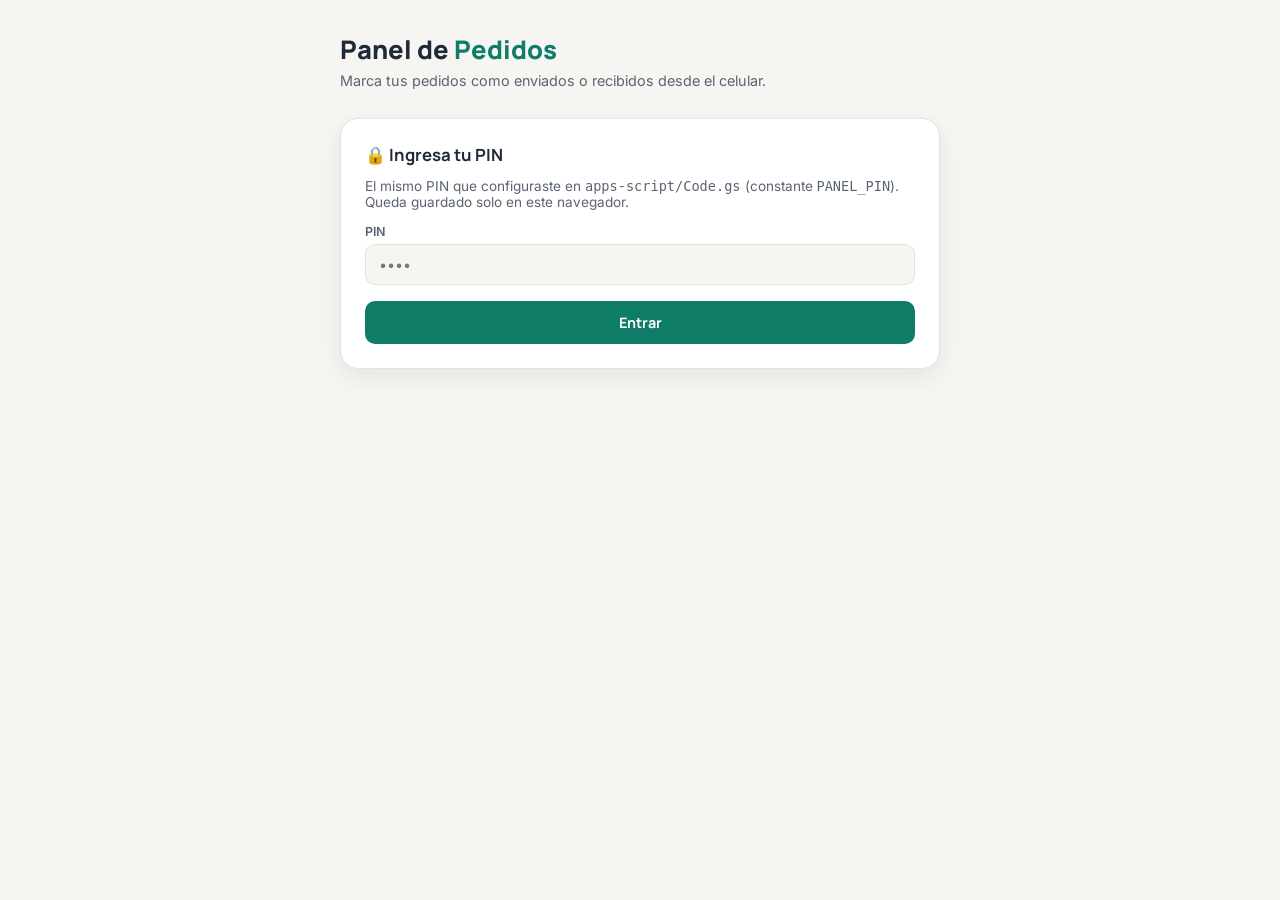
<file: panel/pedidos.html>
<!DOCTYPE html>
<html lang="es-CO">
<head>
<meta charset="UTF-8">
<meta name="viewport" content="width=device-width, initial-scale=1">
<title>Panel de Pedidos | Tienda Adan Arias</title>
<meta name="robots" content="noindex, nofollow">

<link rel="preconnect" href="https://fonts.googleapis.com">
<link rel="preconnect" href="https://fonts.gstatic.com" crossorigin>
<link href="https://fonts.googleapis.com/css2?family=Manrope:wght@500;700;800&family=Inter:wght@400;500;600&display=swap" rel="stylesheet">
<link rel="icon" href="data:image/svg+xml,<svg xmlns=%22http://www.w3.org/2000/svg%22 viewBox=%220 0 100 100%22><text y=%22.9em%22 font-size=%2290%22>📦</text></svg>">

<style>
  :root {
    --bg: #f6f5f2;
    --bg-card: #ffffff;
    --ink: #1f2937;
    --ink-soft: #5b6472;
    --primary: #0e7c66;
    --primary-dark: #0b5f4f;
    --accent: #f5b400;
    --danger: #d64545;
    --border: #e5e2da;
    --radius-lg: 18px;
    --radius-md: 10px;
    --shadow-soft: 0 8px 24px rgba(31, 41, 55, 0.08);
    --font-display: "Manrope", "Segoe UI", sans-serif;
    --font-body: "Inter", "Segoe UI", sans-serif;
  }

  * { box-sizing: border-box; }

  body {
    margin: 0;
    background: var(--bg);
    color: var(--ink);
    font-family: var(--font-body);
    -webkit-font-smoothing: antialiased;
  }

  .wrap {
    max-width: 640px;
    margin: 0 auto;
    padding: 2rem 1.25rem 5rem 1.25rem;
  }

  h1 {
    font-family: var(--font-display);
    font-weight: 800;
    font-size: 1.6rem;
    margin: 0 0 0.3rem 0;
  }

  h1 span { color: var(--primary); }

  .subtitle {
    color: var(--ink-soft);
    font-size: 0.9rem;
    margin: 0 0 1.8rem 0;
  }

  .panel-box {
    background: var(--bg-card);
    border: 1px solid var(--border);
    border-radius: var(--radius-lg);
    box-shadow: var(--shadow-soft);
    padding: 1.5rem;
    margin-bottom: 1.5rem;
  }

  .panel-box h2 {
    font-family: var(--font-display);
    font-size: 1.05rem;
    margin: 0 0 0.8rem 0;
  }

  input[type="password"] {
    width: 100%;
    padding: 0.7rem 0.8rem;
    border: 1.5px solid var(--border);
    border-radius: var(--radius-md);
    font-family: var(--font-body);
    font-size: 0.9rem;
    background: var(--bg);
    color: var(--ink);
  }

  label {
    display: block;
    font-size: 0.78rem;
    font-weight: 600;
    color: var(--ink-soft);
    margin: 0.7rem 0 0.3rem 0;
  }

  label:first-of-type { margin-top: 0; }

  button {
    font-family: var(--font-display);
    font-weight: 700;
    font-size: 0.9rem;
    border: none;
    border-radius: var(--radius-md);
    padding: 0.75rem 1.2rem;
    cursor: pointer;
  }

  .btn-primary {
    background: var(--primary);
    color: white;
    width: 100%;
    margin-top: 1rem;
  }

  .btn-primary:hover { background: var(--primary-dark); }

  .btn-text {
    background: none;
    color: var(--ink-soft);
    font-size: 0.78rem;
    text-decoration: underline;
    padding: 0.3rem;
  }

  #vista-pin { display: none; }
  #vista-panel { display: none; }

  .tabs {
    display: flex;
    gap: 0.5rem;
    margin-bottom: 1.2rem;
  }

  .tab-btn {
    flex: 1;
    background: var(--bg-card);
    color: var(--ink-soft);
    border: 1.5px solid var(--border);
  }

  .tab-btn.activo {
    background: var(--primary);
    color: white;
    border-color: var(--primary);
  }

  .lista-pedidos {
    display: flex;
    flex-direction: column;
    gap: 0.8rem;
  }

  .pedido-card {
    background: var(--bg-card);
    border: 1.5px solid var(--border);
    border-radius: var(--radius-md);
    padding: 0.9rem 1rem;
  }

  .pedido-card .nombre {
    font-family: var(--font-display);
    font-weight: 700;
    font-size: 0.98rem;
  }

  .pedido-card .detalle {
    font-size: 0.82rem;
    color: var(--ink-soft);
    margin-top: 0.2rem;
    line-height: 1.5;
  }

  .pedido-card .notas {
    font-size: 0.8rem;
    color: var(--ink);
    background: var(--bg);
    border-radius: 6px;
    padding: 0.4rem 0.6rem;
    margin-top: 0.5rem;
  }

  .pedido-card button {
    width: 100%;
    margin-top: 0.8rem;
  }

  .btn-enviar { background: var(--accent); color: var(--ink); }
  .btn-recibir { background: var(--primary); color: white; }

  .top-actions {
    display: flex;
    justify-content: space-between;
    align-items: center;
    margin-bottom: 1rem;
  }

  .estado {
    font-size: 0.85rem;
    padding: 0.7rem 0.9rem;
    border-radius: var(--radius-md);
    margin-top: 1rem;
    display: none;
  }

  .estado.ok { background: rgba(14,124,102,0.1); color: var(--primary-dark); display: block; }
  .estado.error { background: rgba(214,69,69,0.1); color: var(--danger); display: block; }
  .estado.cargando { background: var(--bg); color: var(--ink-soft); display: block; }

  .vacio {
    color: var(--ink-soft);
    font-size: 0.85rem;
    text-align: center;
    padding: 1rem 0;
  }
</style>
</head>
<body>

<div class="wrap">
  <h1>Panel de <span>Pedidos</span></h1>
  <p class="subtitle">Marca tus pedidos como enviados o recibidos desde el celular.</p>

  <!-- VISTA 1: pedir el PIN (primera vez o si se borró) -->
  <div class="panel-box" id="vista-pin">
    <h2>🔒 Ingresa tu PIN</h2>
    <p style="font-size:0.85rem; color:var(--ink-soft); margin-top:0;">
      El mismo PIN que configuraste en <code>apps-script/Code.gs</code> (constante <code>PANEL_PIN</code>).
      Queda guardado solo en este navegador.
    </p>
    <label for="input-pin">PIN</label>
    <input type="password" id="input-pin" inputmode="numeric" placeholder="••••">
    <button class="btn-primary" onclick="guardarPin()">Entrar</button>
    <div class="estado" id="estado-pin"></div>
  </div>

  <!-- VISTA 2: panel real -->
  <div id="vista-panel">
    <div class="top-actions">
      <span style="font-size:0.8rem; color:var(--ink-soft);">Conectado</span>
      <button class="btn-text" onclick="cerrarSesion()">Cambiar PIN</button>
    </div>

    <div class="tabs">
      <button class="tab-btn" id="tab-pendientes" onclick="cambiarTab('pendientes')">📦 Por enviar</button>
      <button class="tab-btn" id="tab-enviados" onclick="cambiarTab('enviados')">🚚 Enviados</button>
    </div>

    <div class="panel-box">
      <div class="lista-pedidos" id="lista-pedidos">
        <p class="vacio">Cargando...</p>
      </div>
      <div class="estado" id="estado-panel"></div>
    </div>
  </div>
</div>

<script>
  const APPS_SCRIPT_URL = "https://script.google.com/macros/s/AKfycbx7E_hyg8wKg-T_pfbInvZNEOP2ZeBjMdckaTXw39oBO_SIGa1VB2J-GjBAou5hR6wLWw/exec";

  let tabActual = 'pendientes';

  function getPin() {
    return localStorage.getItem('panel_pedidos_pin');
  }

  function guardarPin() {
    const valor = document.getElementById('input-pin').value.trim();
    if (!valor) { alert('Escribe tu PIN antes de continuar.'); return; }
    localStorage.setItem('panel_pedidos_pin', valor);
    iniciar();
  }

  window.cerrarSesion = function () {
    if (!confirm('¿Quitar el PIN guardado en este navegador?')) return;
    localStorage.removeItem('panel_pedidos_pin');
    iniciar();
  };

  function mostrarEstado(id, mensaje, tipo) {
    const el = document.getElementById(id);
    el.textContent = mensaje;
    el.className = 'estado ' + tipo;
  }

  function limpiarEstado(id) {
    const el = document.getElementById(id);
    el.textContent = '';
    el.className = 'estado';
  }

  window.cambiarTab = function (tab) {
    tabActual = tab;
    document.getElementById('tab-pendientes').className = 'tab-btn' + (tab === 'pendientes' ? ' activo' : '');
    document.getElementById('tab-enviados').className = 'tab-btn' + (tab === 'enviados' ? ' activo' : '');
    cargarLista();
  };

  async function llamar(params) {
    const url = new URL(APPS_SCRIPT_URL);
    url.searchParams.set('pin', getPin());
    Object.entries(params).forEach(([k, v]) => url.searchParams.set(k, v));
    const resp = await fetch(url.toString());
    if (!resp.ok) throw new Error('Error de red (código ' + resp.status + ').');
    return resp.json();
  }

  async function cargarLista() {
    document.getElementById('lista-pedidos').innerHTML = '<p class="vacio">Cargando...</p>';
    limpiarEstado('estado-panel');
    try {
      const data = await llamar({ accion: 'listar', hoja: tabActual === 'enviados' ? 'enviados' : 'pendientes' });
      if (!data.ok) {
        if (data.error === 'PIN incorrecto.') {
          localStorage.removeItem('panel_pedidos_pin');
          iniciar();
          return;
        }
        throw new Error(data.error || 'Error desconocido.');
      }
      renderLista(data.pedidos);
    } catch (err) {
      document.getElementById('lista-pedidos').innerHTML = '';
      mostrarEstado('estado-panel', '❌ ' + err.message, 'error');
    }
  }

  function renderLista(pedidos) {
    const cont = document.getElementById('lista-pedidos');
    if (!pedidos.length) {
      cont.innerHTML = '<p class="vacio">' + (tabActual === 'enviados' ? 'No hay pedidos enviados esperando confirmación.' : 'No hay pedidos nuevos por enviar.') + '</p>';
      return;
    }
    cont.innerHTML = pedidos.map((p) => `
      <div class="pedido-card">
        <div class="nombre">${p.nombres} ${p.apellidos}</div>
        <div class="detalle">
          📱 ${p.telefono} · ${p.ciudad}, ${p.departamento}<br>
          🛒 ${p.bundle} — $${Number(p.total || 0).toLocaleString('es-CO')}<br>
          🕒 ${p.fecha}
        </div>
        ${p.notas ? `<div class="notas">📝 ${p.notas}</div>` : ''}
        ${tabActual === 'pendientes'
          ? `<button class="btn-enviar" onclick="accionar('marcarEnviado', ${p.fila})">📦 Marcar enviado</button>`
          : `<button class="btn-recibir" onclick="accionar('marcarRecibido', ${p.fila})">✅ Marcar recibido</button>`}
      </div>
    `).join('');
  }

  window.accionar = async function (accion, fila) {
    mostrarEstado('estado-panel', 'Guardando...', 'cargando');
    try {
      const data = await llamar({ accion, fila });
      if (!data.ok) throw new Error(data.error || 'Error desconocido.');
      mostrarEstado('estado-panel', '✅ Listo.', 'ok');
      setTimeout(cargarLista, 900);
    } catch (err) {
      mostrarEstado('estado-panel', '❌ ' + err.message, 'error');
    }
  };

  async function iniciar() {
    const pin = getPin();
    if (!pin) {
      document.getElementById('vista-pin').style.display = 'block';
      document.getElementById('vista-panel').style.display = 'none';
      return;
    }

    document.getElementById('vista-pin').style.display = 'none';
    document.getElementById('vista-panel').style.display = 'block';
    cambiarTab('pendientes');
  }

  iniciar();
</script>

</body>
</html>
</file>
<file: caligrafia/assets/css/styles.css>
/* ===== Tokens ===== */
:root {
  --color-bg: #fffaf3;
  --color-bg-alt: #fff2df;
  --color-ink: #2b2438;
  --color-ink-soft: #5a5268;
  --color-primary: #ff6b6b;
  --color-primary-dark: #e6503f;
  --color-secondary: #4d96ff;
  --color-accent: #ffd166;
  --color-success: #2ecc71;
  --color-border: #f0dfc4;
  --color-white: #ffffff;
  --radius-lg: 22px;
  --radius-md: 14px;
  --radius-sm: 8px;
  --shadow-soft: 0 10px 30px rgba(43, 36, 56, 0.08);
  --shadow-strong: 0 14px 34px rgba(230, 80, 63, 0.35);
  --max-width: 480px;
  --font-display: "Baloo 2", "Poppins", "Segoe UI", sans-serif;
  --font-body: "Poppins", "Segoe UI", sans-serif;
}

* { box-sizing: border-box; }
.campo-trampa {
  position: absolute;
  left: -9999px;
  top: -9999px;
  width: 1px;
  height: 1px;
  overflow: hidden;
}
html { scroll-behavior: smooth; }
body {
  margin: 0;
  font-family: var(--font-body);
  color: var(--color-ink);
  background: var(--color-bg);
  -webkit-font-smoothing: antialiased;
}
img { max-width: 100%; display: block; }
.container {
  max-width: var(--max-width);
  margin: 0 auto;
  padding: 0 20px;
}
h1, h2, h3 { font-family: var(--font-display); line-height: 1.15; margin: 0 0 12px; }
p { line-height: 1.55; margin: 0 0 14px; color: var(--color-ink-soft); }
ul { margin: 0; padding: 0; list-style: none; }

/* ===== Header mínimo (sin nav, sin links) ===== */
.site-header {
  padding: 14px 0 6px;
  text-align: center;
}
.logo {
  display: inline-flex;
  align-items: center;
  gap: 8px;
  font-family: var(--font-display);
  font-size: 1.15rem;
  font-weight: 700;
  color: var(--color-primary-dark);
}
.logo-emoji { font-size: 1.4rem; }

/* ===== Botones ===== */
.btn {
  display: inline-flex;
  align-items: center;
  justify-content: center;
  gap: 8px;
  width: 100%;
  padding: 17px 20px;
  border-radius: var(--radius-md);
  border: none;
  font-family: var(--font-display);
  font-size: 1.05rem;
  font-weight: 700;
  cursor: pointer;
  text-decoration: none;
  transition: transform 0.15s ease, box-shadow 0.15s ease;
}
.btn:active { transform: scale(0.98); }
.btn-primary {
  background: linear-gradient(180deg, var(--color-primary) 0%, var(--color-primary-dark) 100%);
  color: var(--color-white);
  box-shadow: var(--shadow-strong);
}
.btn-secondary {
  background: var(--color-white);
  color: var(--color-ink);
  border: 2px solid var(--color-border);
}
.btn-whatsapp {
  background: #25d366;
  color: var(--color-white);
}

/* ===== Hero ===== */
.hero {
  padding: 8px 0 28px;
  text-align: center;
}
.hero-badge {
  display: inline-block;
  background: var(--color-accent);
  color: #7a5200;
  font-weight: 700;
  font-size: 0.78rem;
  padding: 6px 14px;
  border-radius: 100px;
  margin-bottom: 14px;
}
.hero h1 {
  font-size: 1.65rem;
  color: var(--color-ink);
}
.hero h1 mark {
  background: none;
  color: var(--color-primary-dark);
}
.hero-sub {
  font-size: 0.98rem;
  max-width: 340px;
  margin: 0 auto 18px;
}
/* ===== Carrusel de fotos/video del producto ===== */
.media-frame {
  position: relative;
  width: 100%;
  max-width: 420px;
  aspect-ratio: 320 / 280;
  margin: 0 auto 44px;
}
.media-frame-deco {
  position: absolute;
  inset: 0;
  width: 100%;
  height: 100%;
  pointer-events: none;
}
.media-viewport {
  position: absolute;
  inset: 10.7% 6.9%; /* mismas proporciones que el viewBox del marco SVG (280x320), para que escalen juntos */
  border-radius: 16px;
  overflow: hidden;
  background: var(--color-white);
  touch-action: pan-y;
  cursor: grab;
}
.media-track {
  display: flex;
  height: 100%;
  transition: transform 0.45s cubic-bezier(0.65, 0, 0.35, 1);
}
.media-slide {
  flex: 0 0 100%;
  height: 100%;
  display: flex;
  align-items: center;
  justify-content: center;
}
.media-slide svg, .media-slide img, .media-slide video {
  width: 100%;
  height: 100%;
  object-fit: contain;
}
.media-slide--placeholder {
  flex-direction: column;
  gap: 8px;
  background: var(--tint, var(--color-bg-alt));
  text-align: center;
  padding: 12px;
}
.media-slide--placeholder video { display: none; }
.media-slide-icon { font-size: 2.2rem; }
.media-slide-label {
  font-size: 0.78rem;
  font-weight: 600;
  color: var(--color-ink-soft);
  line-height: 1.4;
}
.media-slide-label small { font-weight: 400; opacity: 0.75; }

.media-nav {
  position: absolute;
  top: 50%;
  transform: translateY(-50%);
  width: 30px;
  height: 30px;
  border-radius: 50%;
  border: none;
  background: rgba(255, 255, 255, 0.85);
  color: var(--color-ink);
  font-size: 1.1rem;
  line-height: 1;
  cursor: pointer;
  box-shadow: 0 2px 8px rgba(43, 36, 56, 0.15);
  opacity: 0;
  pointer-events: none;
  transition: opacity 0.15s ease;
}
/* Solo aparecen al acercar el mouse (o con foco de teclado); en celular
   se navega con swipe. */
.media-viewport:hover .media-nav,
.media-nav:focus-visible {
  opacity: 1;
  pointer-events: auto;
}
.media-nav--prev { left: 8px; }
.media-nav--next { right: 8px; }

.media-dots {
  position: absolute;
  top: 100%;
  left: 0;
  right: 0;
  margin-top: 12px;
  display: flex;
  justify-content: center;
  gap: 6px;
}
.media-dot {
  width: 7px;
  height: 7px;
  border-radius: 50%;
  border: none;
  background: var(--color-border);
  padding: 0;
  cursor: pointer;
}
.media-dot.is-active {
  background: var(--color-primary);
  width: 18px;
  border-radius: 4px;
  transition: width 0.2s ease;
}

/* ===== Precio + CTA above the fold ===== */
.price-block {
  margin-bottom: 14px;
}
.price-save {
  text-align: center;
  font-size: 0.82rem;
  font-weight: 600;
  color: var(--color-success);
  margin-bottom: 14px;
}
.trust-row {
  display: flex;
  justify-content: center;
  gap: 14px;
  flex-wrap: wrap;
  font-size: 0.74rem;
  color: var(--color-ink-soft);
  margin-top: 12px;
}
.trust-row span { display: inline-flex; align-items: center; gap: 4px; }

/* ===== Bundles ===== */
.section { padding: 34px 0; }
.section-title {
  text-align: center;
  font-size: 1.3rem;
}
.section-sub {
  text-align: center;
  font-size: 0.9rem;
  margin-bottom: 20px;
}
.bundle-compact { margin: 4px 0 14px; }
.bundle-compact-label {
  font-size: 0.78rem;
  font-weight: 700;
  color: var(--color-ink-soft);
  text-align: center;
  margin: 0 0 6px;
}
.bundle-compact-badge {
  text-align: center;
  margin: 0 0 10px;
}
.bundle-compact-badge .hero-badge {
  margin-bottom: 0;
}
.bundle-chips {
  display: flex;
  gap: 6px;
}
.bundle-chip {
  position: relative;
  flex: 1;
  display: flex;
  flex-direction: column;
  align-items: center;
  gap: 2px;
  border: 1.5px solid var(--color-border);
  border-radius: var(--radius-sm);
  padding: 8px 4px;
  text-align: center;
  background: var(--color-white);
  cursor: pointer;
  transition: border-color 0.15s ease, background 0.15s ease;
}
.bundle-chip input { position: absolute; opacity: 0; pointer-events: none; }
.bundle-chip:has(input:checked) {
  border-color: var(--color-primary);
  background: #fff5f2;
}
.bundle-chip-title { font-weight: 700; font-size: 0.82rem; }
.bundle-chip-tag {
  display: block;
  font-style: normal;
  font-size: 0.62rem;
  font-weight: 700;
  color: #7a5200;
  background: var(--color-accent);
  padding: 1px 6px;
  border-radius: 100px;
  margin-top: 2px;
}
.bundle-chip-price { font-size: 0.7rem; color: var(--color-ink-soft); }
.bundle-compact-note {
  font-size: 0.74rem;
  color: var(--color-ink-soft);
  text-align: center;
  margin: 8px 0 0;
}

/* ===== Reviews / trust badges ===== */
.badges-grid {
  display: grid;
  grid-template-columns: 1fr 1fr;
  gap: 10px;
}
.badge-card {
  background: var(--color-white);
  border-radius: var(--radius-md);
  padding: 14px;
  text-align: center;
  border: 1px solid var(--color-border);
}
.badge-card .emoji { font-size: 1.6rem; display: block; margin-bottom: 6px; }
.badge-card .label { font-size: 0.8rem; font-weight: 600; }

/* ===== Descripción / bullets ===== */
.feature-list li {
  display: flex;
  gap: 12px;
  align-items: flex-start;
  background: var(--color-white);
  border-radius: var(--radius-md);
  padding: 14px;
  margin-bottom: 10px;
  border: 1px solid var(--color-border);
}
.feature-list .emoji { font-size: 1.4rem; line-height: 1; }
.feature-list strong { display: block; margin-bottom: 2px; }
.feature-list p { margin: 0; font-size: 0.88rem; }

.section-alt { background: var(--color-bg-alt); }

/* ===== Cómo funciona ===== */
.steps {
  display: flex;
  flex-direction: column;
  gap: 14px;
}
.step {
  display: flex;
  gap: 14px;
  align-items: center;
}
.step-num {
  flex-shrink: 0;
  width: 38px;
  height: 38px;
  border-radius: 50%;
  background: var(--color-primary);
  color: var(--color-white);
  display: flex;
  align-items: center;
  justify-content: center;
  font-family: var(--font-display);
  font-weight: 700;
}
.step p { margin: 0; font-size: 0.9rem; }
.step strong { display: block; font-size: 0.98rem; }

/* ===== Formulario de pedido ===== */
.order-card {
  background: var(--color-white);
  border-radius: var(--radius-lg);
  border: 2px solid var(--color-border);
  padding: 20px 18px;
  box-shadow: var(--shadow-soft);
}
.field { margin-bottom: 12px; }
.field label {
  display: block;
  font-size: 0.82rem;
  font-weight: 600;
  margin-bottom: 5px;
}
.field input,
.field select,
.field textarea {
  width: 100%;
  padding: 12px 14px;
  border-radius: var(--radius-sm);
  border: 1.5px solid var(--color-border);
  font-family: var(--font-body);
  font-size: 0.95rem;
  background: var(--color-bg);
}
.field input:focus,
.field select:focus,
.field textarea:focus {
  outline: none;
  border-color: var(--color-secondary);
}
.field-row { display: flex; gap: 10px; }
.field-row .field { flex: 1; }
.cobertura-aviso {
  background: #fff0ea;
  color: var(--color-primary-dark);
  border: 1px solid #ffcdbf;
  border-radius: var(--radius-sm);
  padding: 10px 12px;
  font-size: 0.82rem;
  margin-bottom: 12px;
}
.order-summary {
  display: flex;
  justify-content: space-between;
  align-items: baseline;
  background: var(--color-bg-alt);
  border-radius: var(--radius-sm);
  padding: 12px 14px;
  margin-bottom: 14px;
  font-family: var(--font-display);
}
.order-summary strong { font-size: 1.2rem; color: var(--color-primary-dark); }
.form-errores {
  background: #ffecec;
  border: 1px solid #ffb3b3;
  color: #9c1c1c;
  border-radius: var(--radius-sm);
  padding: 12px 14px 12px 30px;
  font-size: 0.85rem;
  margin-bottom: 14px;
}
.form-errores li { list-style: disc; }
.confirmacion {
  text-align: center;
  padding: 30px 10px;
}
.confirmacion .emoji { font-size: 2.6rem; display: block; margin-bottom: 10px; }
.recaudo-note {
  font-size: 0.78rem;
  text-align: center;
  margin-top: 10px;
  color: var(--color-ink-soft);
}

/* ===== CTA final ===== */
.cta-final {
  text-align: center;
}
.urgency {
  font-size: 0.82rem;
  font-weight: 700;
  color: var(--color-primary-dark);
  margin-bottom: 10px;
}

/* ===== Footer ===== */
.site-footer {
  padding: 26px 20px 100px;
  text-align: center;
  font-size: 0.76rem;
  color: var(--color-ink-soft);
}
.footer-social {
  display: flex;
  justify-content: center;
  gap: 16px;
  margin: 12px 0;
  font-size: 1.3rem;
}
.footer-social a { color: inherit; text-decoration: none; }

/* ===== Barra CTA fija (sticky) ===== */
.sticky-cta {
  position: fixed;
  left: 0; right: 0; bottom: 0;
  z-index: 40;
  background: var(--color-white);
  border-top: 1px solid var(--color-border);
  padding: 10px 16px calc(10px + env(safe-area-inset-bottom));
  box-shadow: 0 -6px 20px rgba(0,0,0,0.08);
  display: flex;
  align-items: center;
  gap: 12px;
}
.sticky-cta .sticky-price {
  font-family: var(--font-display);
  font-weight: 800;
  color: var(--color-primary-dark);
  font-size: 1.05rem;
  white-space: nowrap;
}
.sticky-cta .btn { padding: 13px 16px; font-size: 0.95rem; }

@media (min-width: 560px) {
  .hero h1 { font-size: 2.1rem; }
}

/* ===== Layout de escritorio (>= 900px) =====
   Todo lo de arriba (mobile, hasta ~899px) queda intacto: es donde llega el
   tráfico real de los anuncios y ya está afinado. Desde acá para arriba, la
   landing deja de ser una columna angosta y usa el ancho real de la pantalla:
   hero a dos columnas, bundles en fila, tarjetas en grid, etc. */
@media (min-width: 900px) {
  .container { max-width: 1180px; padding: 0 40px; }

  .site-header { padding: 22px 0 8px; }
  .logo { font-size: 1.3rem; }

  /* Hero a dos columnas: texto a la izquierda, ilustración a la derecha */
  .hero {
    display: grid;
    grid-template-columns: 1.1fr 1fr;
    align-items: center;
    gap: 56px;
    text-align: left;
    padding: 40px 0 56px;
  }
  .hero h1 { font-size: 2.75rem; }
  .hero-sub { text-align: left; margin: 0; max-width: 460px; font-size: 1.08rem; }
  .media-frame { max-width: 480px; margin: 0; }

  .price-block { max-width: 640px; margin: 0 auto 20px; }

  .section-title { font-size: 1.7rem; }

  .bundle-chip { padding: 10px 6px; }

  /* Badges de confianza en una sola fila */
  .badges-grid { grid-template-columns: repeat(4, 1fr); gap: 16px; }
  .badge-card { padding: 20px; }

  /* Bullets de descripción / beneficios en dos columnas */
  .feature-list { display: grid; grid-template-columns: 1fr 1fr; gap: 14px; }
  .feature-list li { margin-bottom: 0; }

  /* Cómo funciona: 3 tarjetas en fila */
  .steps { flex-direction: row; align-items: stretch; gap: 20px; }
  .step {
    flex: 1;
    flex-direction: column;
    align-items: flex-start;
    background: var(--color-white);
    border: 1px solid var(--color-border);
    border-radius: var(--radius-md);
    padding: 22px;
  }
  .step-num { margin-bottom: 12px; }

  .cta-final { max-width: 760px; margin: 0 auto; }

  /* Formulario: columna centrada, más ancha pero no a lo largo de toda la pantalla */
  #pedido .order-card { max-width: 640px; margin: 0 auto; padding: 32px 40px; }

  /* Barra CTA fija: ocupa el ancho real, botón ya no estirado al máximo */
  .sticky-cta {
    justify-content: center;
    gap: 28px;
    padding: 14px 40px calc(14px + env(safe-area-inset-bottom));
  }
  .sticky-cta .btn { width: auto; padding: 14px 44px; }
}
</file>
